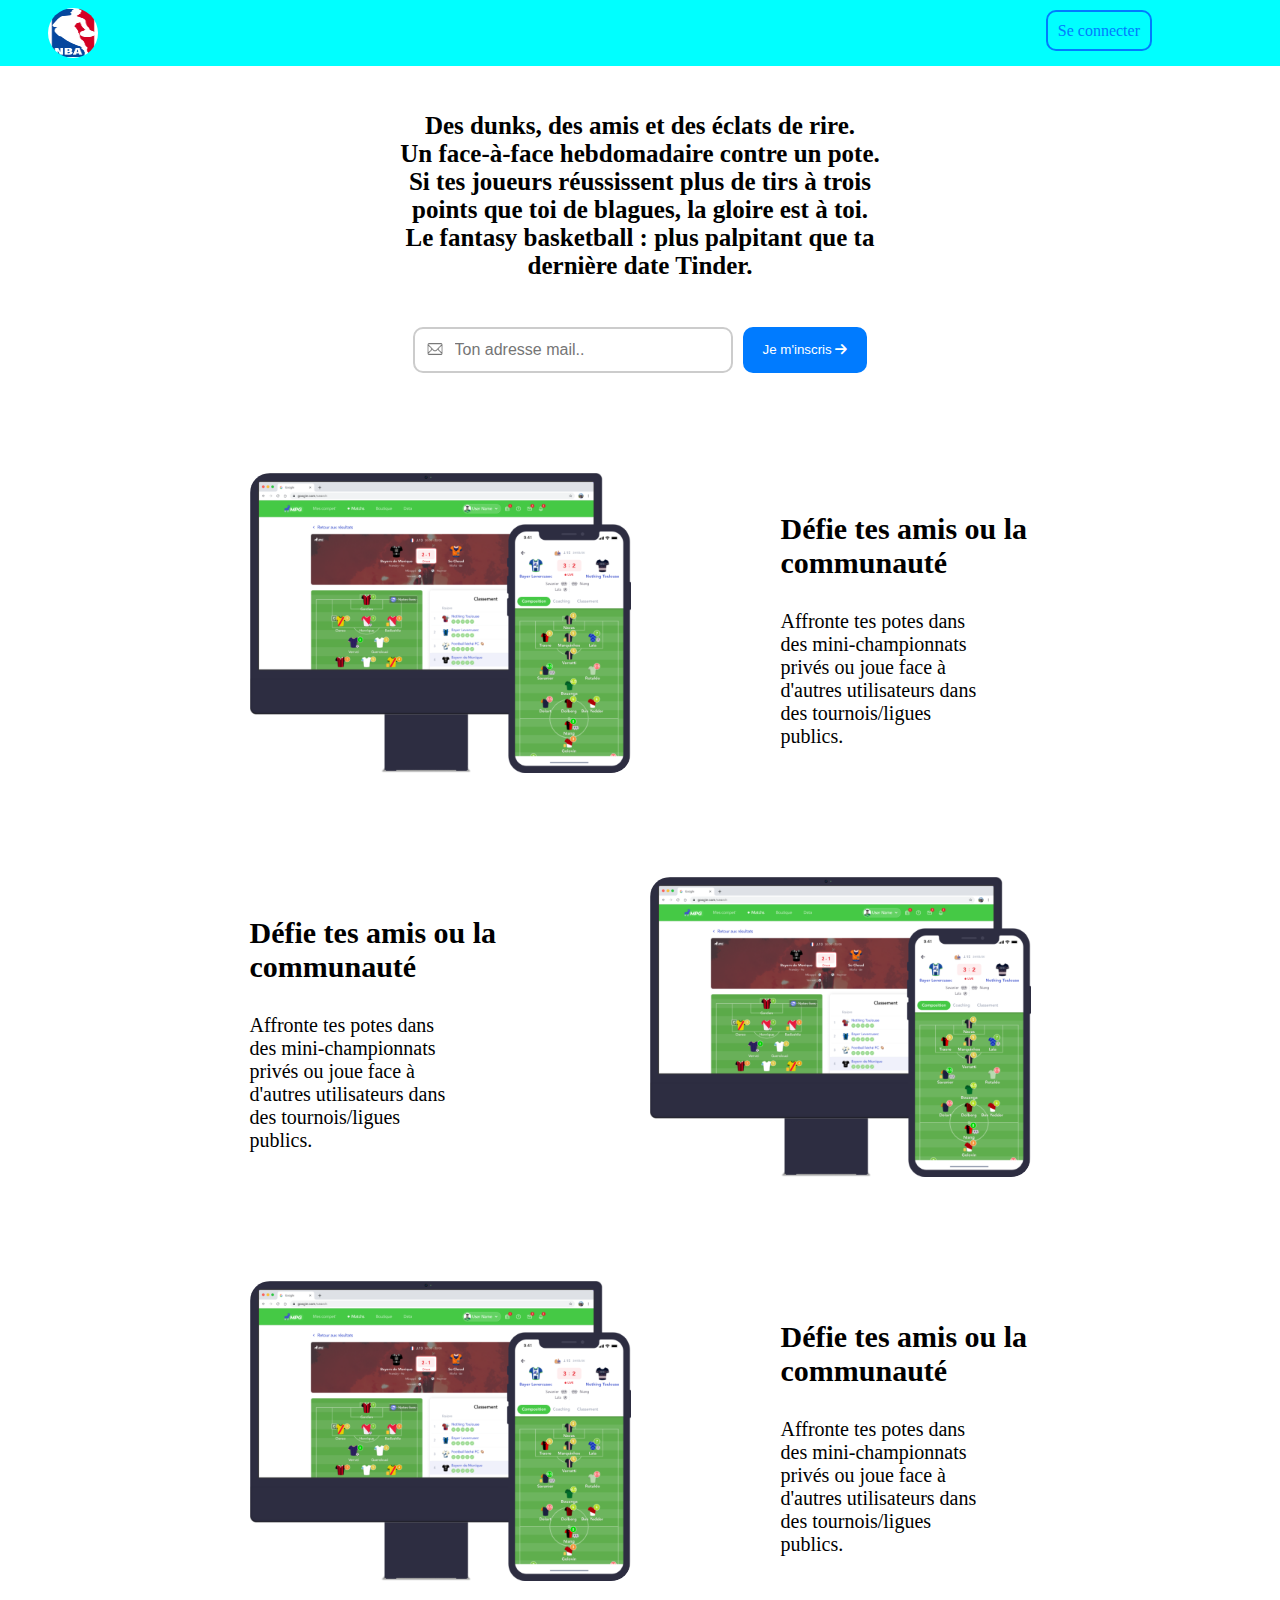
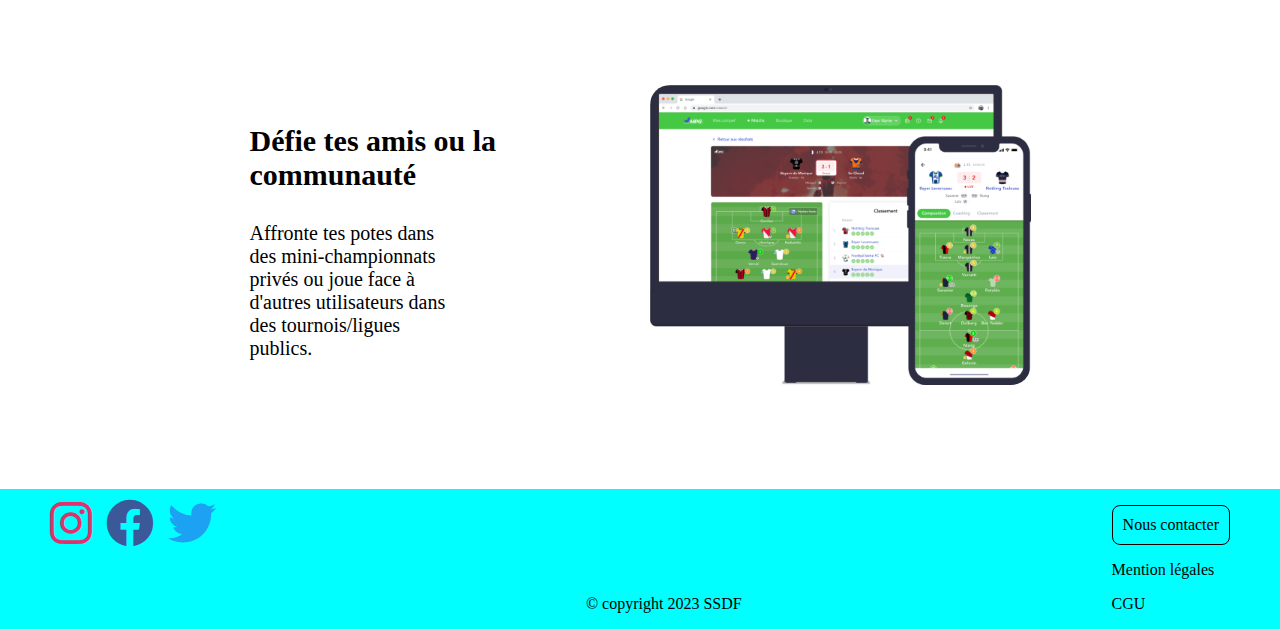
<file: index.html>
<!DOCTYPE html>
<html lang="en">

<head>
    <meta charset="UTF-8">
    <meta http-equiv="X-UA-Compatible" content="IE=edge">
    <meta name="viewport" content="width=device-width, initial-scale=1.0">
    <title>SDDF</title>
    <link rel="stylesheet" href="fa/css/all.css">
    <link rel="stylesheet" href="style.css">
</head>

<body>

    <header>
        <nav class="inner">
            <div>
                <a href="index.html">
                    <img src="logo.png" alt="Logo du site" class="logo">
                </a>
            </div>
            <div>
                <a href="login.html" class="login-link">Se connecter </a>
            </div>

        </nav>
    </header>

    <main>
        <h1>
            <p class="titrephrase">Des dunks, des amis et des éclats de rire. <br> Un face-à-face hebdomadaire contre un
                pote. <br> Si tes joueurs
                réussissent plus de tirs à trois points que toi de blagues, la gloire est à toi. <br> Le fantasy
                basketball :
                plus palpitant que ta dernière date Tinder.</p>
        </h1>

        <form class="mail">
            <input type="email" placeholder="Ton adresse mail..">
            <button type="submit"> <a href="inscription/inscription.html" class="lieninscr"> Je m'inscris <i class="fa-solid fa-arrow-right"
                    style="color: #ffffff;"></i> </a></button>
        </form>

        <div class="grid">

            <div class="bloc">

                <div>
                    <img src="homescreen3-BIA7VF5F.png" alt="" class="img">
                </div>

                <div>
                    <p class="titregras"> Défie tes amis ou la communauté</p>
                    <p class="titrenrml">Affronte tes potes dans des mini-championnats privés ou joue face à d'autres
                        utilisateurs dans
                        des
                        tournois/ligues publics.</p>
                </div>

            </div>

            <div class="bloc">


                <div>
                    <p class="titregras"> Défie tes amis ou la communauté</p>
                    <p class="titrenrml">Affronte tes potes dans des mini-championnats privés ou joue face à d'autres
                        utilisateurs dans
                        des
                        tournois/ligues publics.</p>
                </div>

                <div>
                    <img src="homescreen3-BIA7VF5F.png" alt="" class="img">
                </div>


            </div>

            <div class="bloc">

                <div>
                    <img src="homescreen3-BIA7VF5F.png" alt="" class="img">
                </div>
                <div>
                    <p class="titregras"> Défie tes amis ou la communauté</p>
                    <p class="titrenrml">Affronte tes potes dans des mini-championnats privés ou joue face à d'autres
                        utilisateurs dans
                        des
                        tournois/ligues publics.</p>
                </div>



            </div>

            <div class="bloc">


                <div>
                    <p class="titregras"> Défie tes amis ou la communauté</p>
                    <p class="titrenrml">Affronte tes potes dans des mini-championnats privés ou joue face à d'autres
                        utilisateurs dans
                        des
                        tournois/ligues publics.</p>
                </div>


                <div>
                    <img src="homescreen3-BIA7VF5F.png" alt="" class="img">
                </div>

            </div>
        </div>

    </main>
    <footer>
        <div class="container">
            <div class="social-icons">
                <i class="fa-brands fa-instagram"></i>
                <i class="fa-brands fa-facebook"></i>
                <i class="fa-brands fa-twitter"></i>
            </div>

            <div class="copyright">
                <p>© copyright 2023 SSDF</p>
            </div>

            <div class="contact-info">
                <p class="nouscontacter">Nous contacter</p>
                <p>Mention légales</p>
                <p>CGU</p>

            </div>
    </footer>












</body>

</html>
</file>
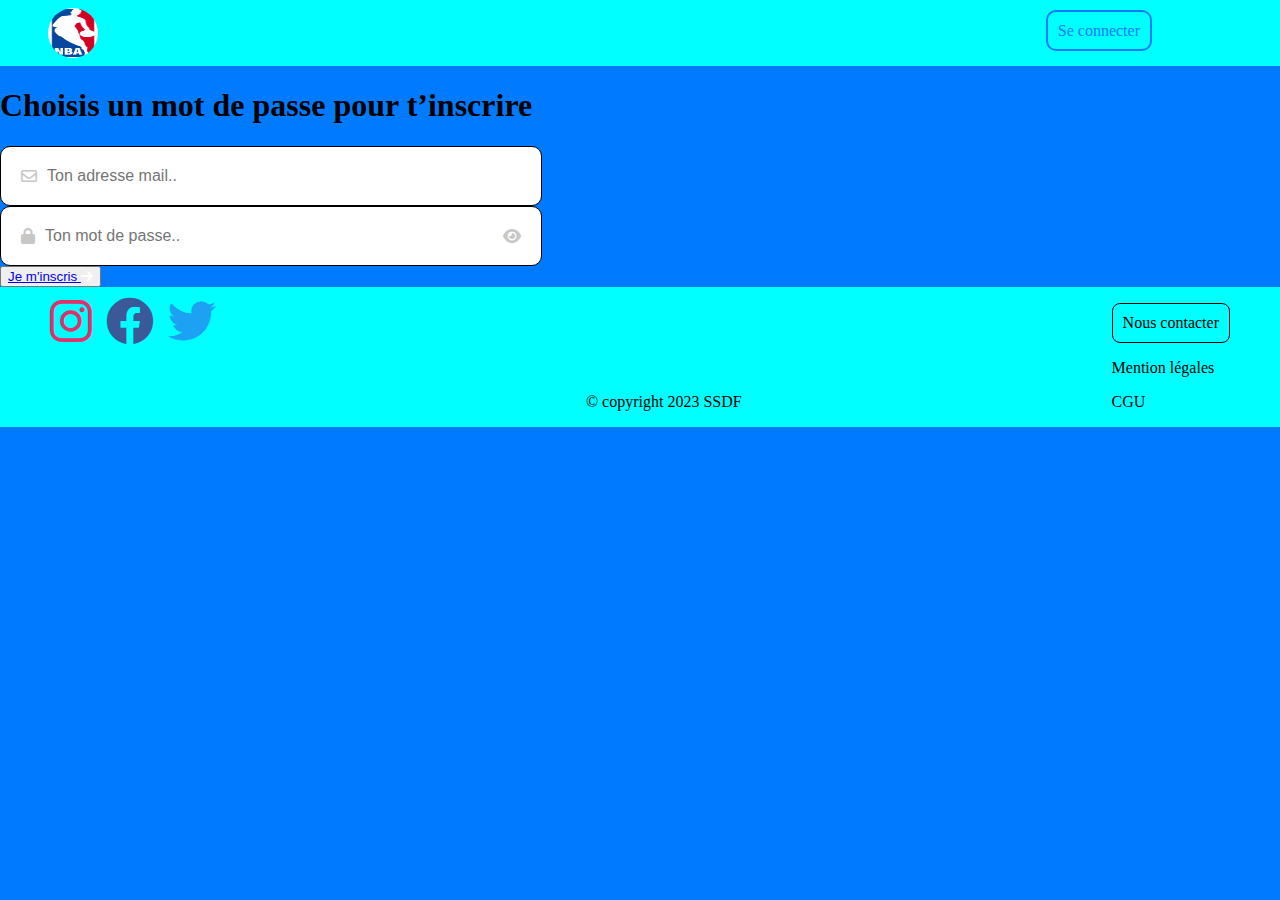
<file: inscription/inscription.html>
<!DOCTYPE html>
<html lang="en">
<head>
    <meta charset="UTF-8">
    <meta http-equiv="X-UA-Compatible" content="IE=edge">
    <meta name="viewport" content="width=device-width, initial-scale=1.0">
    <title>inscription</title>
    <link rel="stylesheet" href="/fa/css/all.css">
    <link rel="stylesheet" href="inscription.css">
    
</head>
<body>
   

<body>

    <header>
        <nav class="inner">
            <div>
                <a href="index.html">
                    <img src="/logo.png" alt="Logo du site" class="logo">
                </a>
            </div>
            <div>
                <a href="login.html" class="login-link">Se connecter </a>
            </div>

        </nav>
    </header>
    <main>

        <div>
            <h1>Choisis un mot de passe pour t’inscrire</h1>

            

                <div class="mail">
                    <i class="fa-regular fa-envelope" style="color: #c7c7c7;"></i>
                <input type="email" placeholder="Ton adresse mail..">
                </div>

                <div class="password" id="passwordDiv">
                    <i class="fa-solid fa-lock" style="color: #c7c7c7;"></i>
                    <input type="password" placeholder="Ton mot de passe.." id="passwordInput">
                    <i class="fa-solid fa-eye" style="color: #c7c7c7;"></i>
                </div>
                
                
                <button type="submit"> <a href="inscription/inscription.html" class="lieninscr"> Je m'inscris <i class="fa-solid fa-arrow-right"
                        style="color: #ffffff;"></i> </a></button>
            
    
        </div>
    </main>

    <footer>
        <div class="container">
            <div class="social-icons">
                <i class="fa-brands fa-instagram"></i>
                <i class="fa-brands fa-facebook"></i>
                <i class="fa-brands fa-twitter"></i>
            </div>

            <div class="copyright">
                <p>© copyright 2023 SSDF</p>
            </div>

            <div class="contact-info">
                <p class="nouscontacter">Nous contacter</p>
                <p>Mention légales</p>
                <p>CGU</p>

            </div>
    </footer>




    <script src="inscription.js"></script>
</body>
</html>
</file>
<file: style.css>
html,
body {
    margin: 0;
    height: 100%;
}

/*header*/
header {
    width: 100%;
    height: 66px;
    background-color: aqua;
    margin: 0;
    padding: 0;
}

.logo {
    height: 50px;
    width: 50px;
    border-radius: 50%;
    margin-top: 8px;
    margin-left: -80px;
}


.inner {
    width: 80%;
    margin: auto;
    display: flex;
    justify-content: space-between;
    align-items: center;

}

.login-link {
    border: 2px solid #007BFF;
    color: #007BFF;
    padding: 10px;
    text-decoration: none;
    transition: background-color 0.3s ease;
    border-radius: 10px;
}

.login-link:hover {
    background-color: #007BFF;
    color: #fff;
}

/*Fin header*/

/*main*/
h1 {
    display: flex;
    justify-content: center;
}

.titrephrase {
    width: 40%;
    text-align: center;
    font-size: 25px;

}
input[type=email] {
    width: 25%;
    box-sizing: border-box;
    border: 2px solid #ccc;
    border-radius: 10px;
    font-size: 16px;
    background-color: rgb(255, 255, 255);
    background-image: url('mail.png');
    background-position: 10px 10px; 
    background-repeat: no-repeat;
    background-size: 20px;
    padding: 12px 20px 12px 40px;
  }
  input[type=email]:focus {
    outline: none; /* Cela supprime l'outline bleu par défaut */
    border: 2px solid #007BFF; /* Cela change la couleur de la bordure en bleu lorsque l'input est actif */
}
  .mail{
    display: flex;
    justify-content: center;
  }

  .mail button {
    /* styles pour le bouton */
    /* par exemple */
    background-color: #007bff; /* couleur d'arrière-plan */
    color: white; /* couleur du texte */
    border: none; /* supprime la bordure par défaut */
    border-radius: 10px;
    padding: 10px 20px; /* espace intérieur autour du texte */
    cursor: pointer; /* change le curseur en une main quand vous survolez le bouton */
    margin-left: 10px;
    }
.lieninscr{
  text-decoration: none;

}

.lieninscr:link{
  color: inherit;
}


  form{
    margin-bottom: 100px;
  }

  .grey{
    background-color: gray;
    display: flex;
    justify-content: center;
    align-items: center;
    height: 400px;
  }


  .img{
    width: 300 px;
    height: 300px;
    border-radius: 20px;
  }
  .bloc {
    display: flex;
    flex-direction: row; /* aligne les éléments de gauche à droite */
    justify-content: center; /* ajoute de l'espace entre les éléments */
    align-items: center; /* aligne les éléments au centre sur l'axe vertical */
    gap: 150px;
    margin-bottom: 100px;
  }

  .titregras{
    width: 250px;
    font-size: 30px;
    font-weight: bold;
  }

  .titrenrml{
    width: 200px;
    font-size: 20px;
    font-weight: 500;
  }


.fa-instagram{
  color: #E1306C;
 font-size: 48px;
 margin-right: 10px;
}

.fa-facebook{
  color: #3b5998;
 font-size: 48px;
 margin-right: 10px;
}

.fa-twitter{
  color: #1DA1F2;
 font-size: 48px;
}

.textfooter{
  font-size: 20px;
}

footer{background-color: aqua;}

.container{
  display: flex;
  justify-content: space-between;
  margin-left: 50px;
  margin-right: 50px;
 
}

.copyright{
  align-self: flex-end;
}

.social-icons{
  margin-top: 10px;
}

.nouscontacter{
  border: 1px solid black;
    border-radius: 8px;
    text-decoration: none;
    
    transition: all 0.2s ease 0s;
    padding: 10px;
}

.nouscontacter:hover {
  background-color: beige;
  
  cursor: pointer;
}
</file>
<file: inscription/inscription.css>
html,
body {
    margin: 0;
    height: 100%;
    background-color: #007BFF;
}

/*header*/
header {
    width: 100%;
    height: 66px;
    background-color: aqua;
    margin: 0;
    padding: 0;
}

.logo {
    height: 50px;
    width: 50px;
    border-radius: 50%;
    margin-top: 8px;
    margin-left: -80px;
}


.inner {
    width: 80%;
    margin: auto;
    display: flex;
    justify-content: space-between;
    align-items: center;

}

.login-link {
    border: 2px solid #007BFF;
    color: #007BFF;
    padding: 10px;
    text-decoration: none;
    transition: background-color 0.3s ease;
    border-radius: 10px;
}

.login-link:hover {
    background-color: #007BFF;
    color: #fff;
}

/*Fin header*/


.mail{
    background-color: #ffffff;  /* Définit la couleur d'arrière-plan de l'élément .inputbox en blanc */
    width: 90%;  /* Définit la largeur de l'élément .inputbox à 90% de la largeur de l'élément parent */
    max-width: 500px;  /* Définit la largeur maximale de l'élément .inputbox à 500px */
    border-radius: 10px;  /* Arrondit les coins de l'élément .inputbox avec un rayon de 10px */
    padding: 10px 20px;  /* Ajoute un espace à l'intérieur de l'élément .inputbox de 10px en haut et en bas et de 20px à gauche et à droite */
    display: flex;  /* Applique un layout flexible à l'élément .inputbox, ce qui signifie que les éléments enfants seront disposés en ligne ou en colonne en fonction des autres propriétés */
    align-items: center;  /* Centre verticalement les éléments enfants de l'élément .inputbox */
    flex-direction: row;  /* Arrange les éléments enfants de l'élément .inputbox en ligne horizontale */
    justify-content: center;  /* Centre horizontalement les éléments enfants de l'élément .inputbox */
    border: 1px solid black;
}

.mail input{
    width: 100%;  /* Définit la largeur des éléments <input> dans .inputbox à 100% de la largeur de .inputbox */
    padding: 10px 0;  /* Ajoute un espace à l'intérieur des éléments <input> de 10px en haut et en bas et de 0px à gauche et à droite */
    border: 0;  /* Supprime la bordure des éléments <input> */
    outline: 0;  /* Supprime le contour qui apparaît lorsque l'élément <input> est focalisé */
    font-size: 16px;  /* Définit la taille de la police des éléments <input> à 16px */
    color: #555;  /* Définit la couleur du texte dans les éléments <input> à un gris foncé (#555) */
}
.fa-regular.fa-envelope{
    margin-right: 10px;
}
  .password{
    background-color: #fff;  /* Définit la couleur d'arrière-plan de l'élément .inputbox en blanc */
    width: 90%;  /* Définit la largeur de l'élément .inputbox à 90% de la largeur de l'élément parent */
    max-width: 500px;  /* Définit la largeur maximale de l'élément .inputbox à 500px */
    border-radius: 10px;  /* Arrondit les coins de l'élément .inputbox avec un rayon de 10px */
    padding: 10px 20px;  /* Ajoute un espace à l'intérieur de l'élément .inputbox de 10px en haut et en bas et de 20px à gauche et à droite */
    display: flex;  /* Applique un layout flexible à l'élément .inputbox, ce qui signifie que les éléments enfants seront disposés en ligne ou en colonne en fonction des autres propriétés */
    align-items: center;  /* Centre verticalement les éléments enfants de l'élément .inputbox */
    flex-direction: row;  /* Arrange les éléments enfants de l'élément .inputbox en ligne horizontale */
    justify-content: center;  /* Centre horizontalement les éléments enfants de l'élément .inputbox */
    border: 1px solid black;
}

.password input{
    width: 100%;  /* Définit la largeur des éléments <input> dans .inputbox à 100% de la largeur de .inputbox */
    padding: 10px 0;  /* Ajoute un espace à l'intérieur des éléments <input> de 10px en haut et en bas et de 0px à gauche et à droite */
    border: 0;  /* Supprime la bordure des éléments <input> */
    outline: 0;  /* Supprime le contour qui apparaît lorsque l'élément <input> est focalisé */
    font-size: 16px;  /* Définit la taille de la police des éléments <input> à 16px */
    color: #555;  /* Définit la couleur du texte dans les éléments <input> à un gris foncé (#555) */
}

.fa-sharp.fa-regular.fa-eye-slash{
    cursor: pointer;
}


.fa-solid.fa-lock{
    margin-right: 10px; /* Ajoutez de l'espace à droite de l'icône de verrou */
  }
.fa-instagram{
    color: #E1306C;
   font-size: 48px;
   margin-right: 10px;
  }
  
  .fa-facebook{
    color: #3b5998;
   font-size: 48px;
   margin-right: 10px;
  }
  
  .fa-twitter{
    color: #1DA1F2;
   font-size: 48px;
  }
  
  .textfooter{
    font-size: 20px;
  }
  
  footer{background-color: aqua;}
  
  .container{
    display: flex;
    justify-content: space-between;
    margin-left: 50px;
    margin-right: 50px;
   
  }
  
  .copyright{
    align-self: flex-end;
  }
  
  .social-icons{
    margin-top: 10px;
  }
  
  .nouscontacter{
    border: 1px solid black;
      border-radius: 8px;
      text-decoration: none;
      
      transition: all 0.2s ease 0s;
      padding: 10px;
  }
  
  .nouscontacter:hover {
    background-color: beige;
    
    cursor: pointer;
  }
</file>
